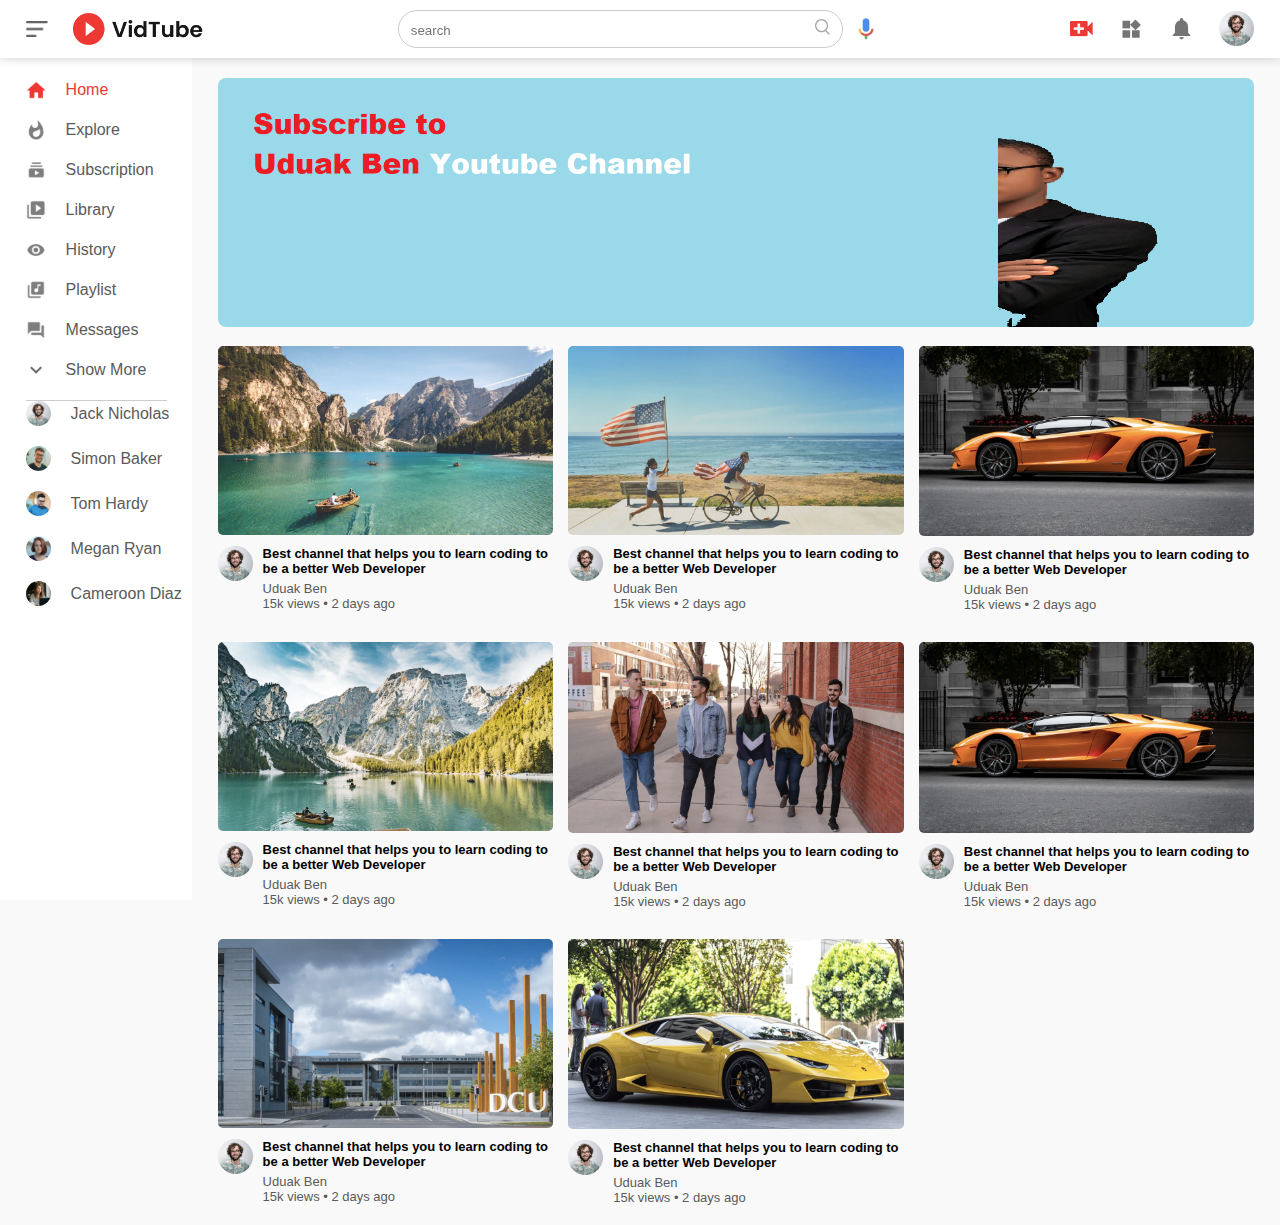
<file: index.html>
<!DOCTYPE html>
<html lang="en">
<head>
    <meta charset="UTF-8">
    <meta name="viewport" content="width=device-width, initial-scale=1.0">
    <link rel="stylesheet" href="style.css">
    <title>Youtube Clone</title>
</head>
<body>
    <nav class="flex-div">
        <div class="nav-left flex-div">
            <img src="images/menu.png" class="menu-icon">
            <img src="images/logo.png" class="logo">
        </div>
        <div class="nav-middle flex-div">
            <div class="search-box">
                <input type="text" placeholder="search">
                <img src="images/search.png">
            </div>
            <img src="images/voice-search.png" class="mic-icon">
        </div>
        <div class="nav-right flex-div">
            <img src="images/upload.png" alt="">
            <img src="images/more.png" alt="">
            <img src="images/notification.png" alt="">
            <img src="images/Jack.png" class="user-icon">
        </div>
    </nav>

    <!-- -----------------------------sidebar------------------------------ -->
<div class="sidebar">
    <div class="shortcut-links">
        <a href="#"><img src="images/home.png"><p>Home</p></a>
        <a href="#"><img src="images/explore.png" ><p>Explore</p></a>
        <a href="#"><img src="images/subscriprion.png" ><p>Subscription</p></a>
        <a href="#"><img src="images/library.png" ><p>Library</p></a>
        <a href="#"><img src="images/history.png" ><p>History</p></a>
        <a href="#"><img src="images/playlist.png" ><p>Playlist</p></a>
        <a href="#"><img src="images/messages.png" ><p>Messages</p></a>
        <a href="#"><img src="images/show-more.png" ><p>Show More</p></a>
        <hr>
    </div>

    <div class="subscribed-list">
    <a href="#"><img src="images/Jack.png"><p>Jack Nicholas</p></a>
    <a href="#"><img src="images/simon.png"><p>Simon Baker</p></a>
    <a href="#"><img src="images/tom.png"><p>Tom Hardy</p></a>
    <a href="#"><img src="images/megan.png"><p>Megan Ryan</p></a>
    <a href="#"><img src="images/cameron.png"><p>Cameroon Diaz</p></a>
    </div>
</div>

<!-- ----------------------------main-content------------------ -->

<div class="container">
    <div class="banner">
        <img src="images/newbg.png" alt="">
    </div>
    <div class="list-container">
        <div class="vid-list">
           <a href="playvideo.html"> <img src="images/thumbnail1.png" class="thumbnail"></a>
            <div class="flex-div">
                <img src="images/Jack.png" alt="">
                <div class="vid-info">
                    <a href="playvideo.html">Best channel that helps you to learn coding to be a better Web Developer</a>
                    <p>Uduak Ben</p>
                    <p>15k views &bull; 2 days ago</p>
                </div>
            </div>
        </div>

        <div class="vid-list">
            <a href="#"> <img src="images/thumbnail2.png" class="thumbnail"></a>
             <div class="flex-div">
                 <img src="images/Jack.png" alt="">
                 <div class="vid-info">
                     <a href="#">Best channel that helps you to learn coding to be a better Web Developer</a>
                     <p>Uduak Ben</p>
                     <p>15k views &bull; 2 days ago</p>
                 </div>
             </div>
         </div>
         <div class="vid-list">
            <a href="#"> <img src="images/thumbnail6.png" class="thumbnail"></a>
             <div class="flex-div">
                 <img src="images/Jack.png" alt="">
                 <div class="vid-info">
                     <a href="#">Best channel that helps you to learn coding to be a better Web Developer</a>
                     <p>Uduak Ben</p>
                     <p>15k views &bull; 2 days ago</p>
                 </div>
             </div>
         </div>

        

         <div class="vid-list">
            <a href="#"> <img src="images/thumbnail4.png" class="thumbnail"></a>
             <div class="flex-div">
                 <img src="images/Jack.png" alt="">
                 <div class="vid-info">
                     <a href="#">Best channel that helps you to learn coding to be a better Web Developer</a>
                     <p>Uduak Ben</p>
                     <p>15k views &bull; 2 days ago</p>
                 </div>
             </div>
         </div>

         <div class="vid-list">
            <a href="#"> <img src="images/thumbnail5.png" class="thumbnail"></a>
             <div class="flex-div">
                 <img src="images/Jack.png" alt="">
                 <div class="vid-info">
                     <a href="#">Best channel that helps you to learn coding to be a better Web Developer</a>
                     <p>Uduak Ben</p>
                     <p>15k views &bull; 2 days ago</p>
                 </div>
             </div>
         </div>

         <div class="vid-list">
            <a href="#"> <img src="images/thumbnail6.png" class="thumbnail"></a>
             <div class="flex-div">
                 <img src="images/Jack.png" alt="">
                 <div class="vid-info">
                     <a href="#">Best channel that helps you to learn coding to be a better Web Developer</a>
                     <p>Uduak Ben</p>
                     <p>15k views &bull; 2 days ago</p>
                 </div>
             </div>
         </div>

         <div class="vid-list">
            <a href="#"> <img src="images/thumbnail7.png" class="thumbnail"></a>
             <div class="flex-div">
                 <img src="images/Jack.png" alt="">
                 <div class="vid-info">
                     <a href="#">Best channel that helps you to learn coding to be a better Web Developer</a>
                     <p>Uduak Ben</p>
                     <p>15k views &bull; 2 days ago</p>
                 </div>
             </div>
         </div>

         <div class="vid-list">
            <a href="#"> <img src="images/thumbnail8.png" class="thumbnail"></a>
             <div class="flex-div">
                 <img src="images/Jack.png" alt="">
                 <div class="vid-info">
                     <a href="#">Best channel that helps you to learn coding to be a better Web Developer</a>
                     <p>Uduak Ben</p>
                     <p>15k views &bull; 2 days ago</p>
                 </div>
             </div>
         </div>

    
        
    </div>
</div>



<script src="script.js"></script>
</body>
</html>
</file>
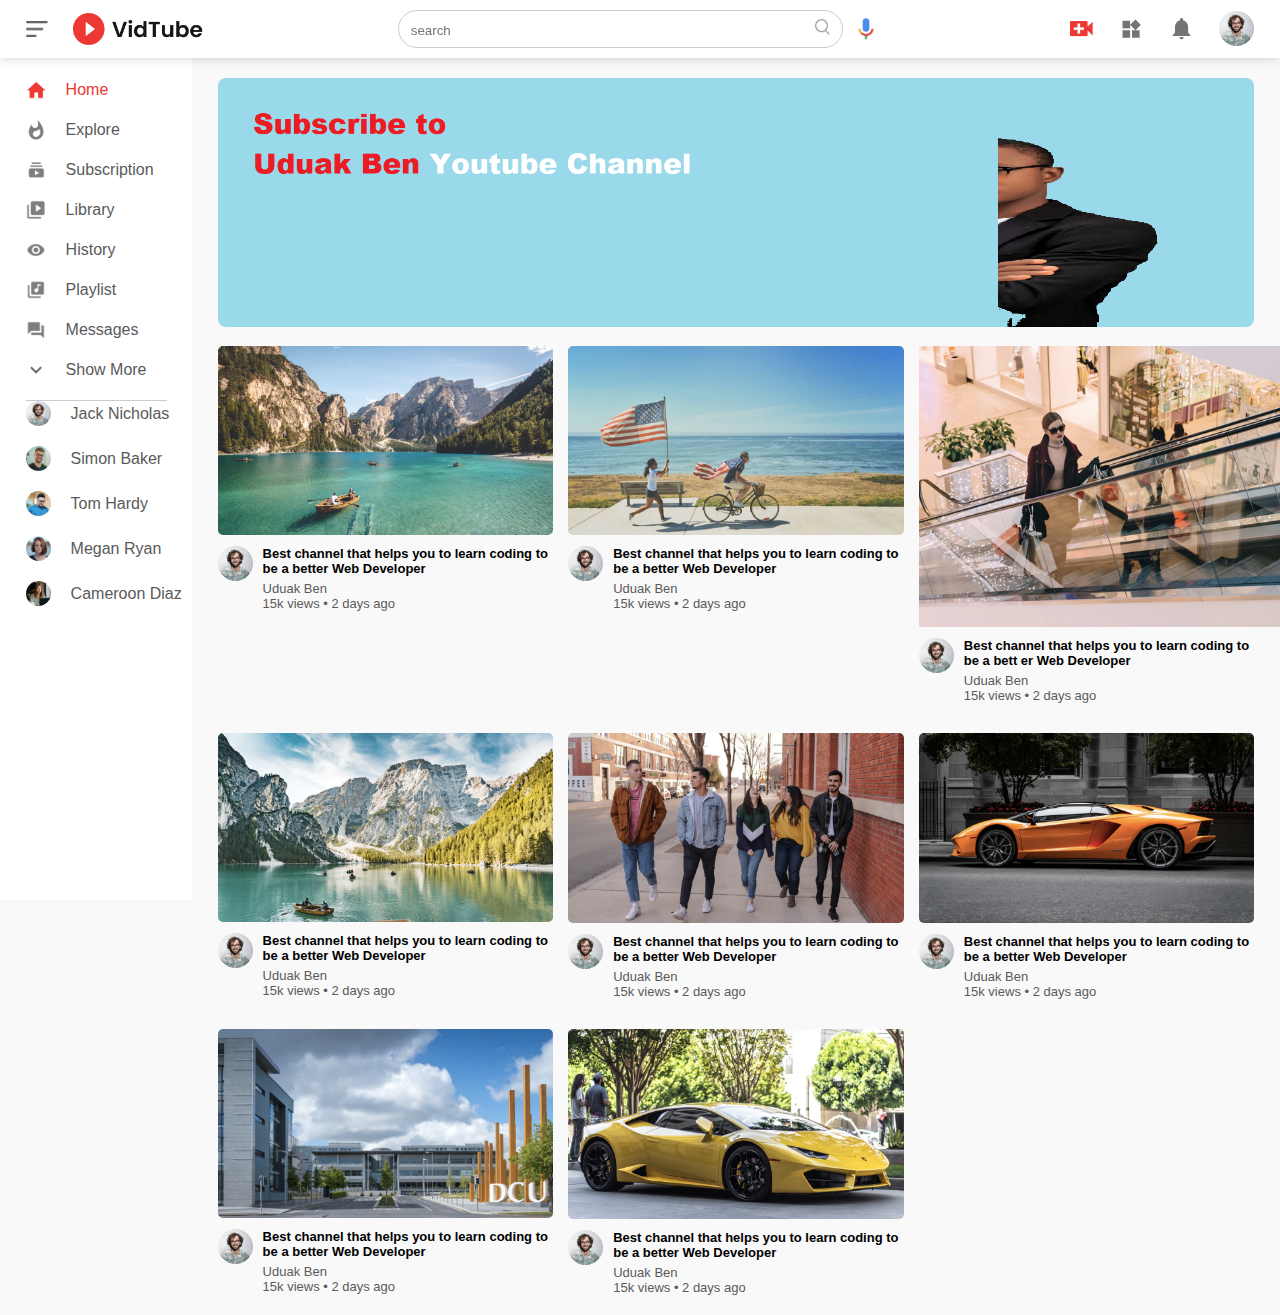
<file: youtubeclone/index.html>
<!DOCTYPE html>
<html lang="en">
<head>
    <meta charset="UTF-8">
    <meta name="viewport" content="width=device-width, initial-scale=1.0">
    <link rel="stylesheet" href="style.css">
    <title>Youtube Clone</title>
</head>
<body>
    <nav class="flex-div">
        <div class="nav-left flex-div">
            <img src="images/menu.png" class="menu-icon">
            <img src="images/logo.png" class="logo">
        </div>
        <div class="nav-middle flex-div">
            <div class="search-box">
                <input type="text" placeholder="search">
                <img src="images/search.png">
            </div>
            <img src="images/voice-search.png" class="mic-icon">
        </div>
        <div class="nav-right flex-div">
            <img src="images/upload.png" alt="">
            <img src="images/more.png" alt="">
            <img src="images/notification.png" alt="">
            <img src="images/Jack.png" class="user-icon">
        </div>
    </nav>

    <!-- -----------------------------sidebar------------------------------ -->
<div class="sidebar">
    <div class="shortcut-links">
        <a href="#"><img src="images/home.png"><p>Home</p></a>
        <a href="#"><img src="images/explore.png" ><p>Explore</p></a>
        <a href="#"><img src="images/subscriprion.png" ><p>Subscription</p></a>
        <a href="#"><img src="images/library.png" ><p>Library</p></a>
        <a href="#"><img src="images/history.png" ><p>History</p></a>
        <a href="#"><img src="images/playlist.png" ><p>Playlist</p></a>
        <a href="#"><img src="images/messages.png" ><p>Messages</p></a>
        <a href="#"><img src="images/show-more.png" ><p>Show More</p></a>
        <hr>
    </div>

    <div class="subscribed-list">
    <a href="#"><img src="images/Jack.png"><p>Jack Nicholas</p></a>
    <a href="#"><img src="images/simon.png"><p>Simon Baker</p></a>
    <a href="#"><img src="images/tom.png"><p>Tom Hardy</p></a>
    <a href="#"><img src="images/megan.png"><p>Megan Ryan</p></a>
    <a href="#"><img src="images/cameron.png"><p>Cameroon Diaz</p></a>
    </div>
</div>

<!-- ----------------------------main-content------------------ -->

<div class="container">
    <div class="banner">
        <img src="images/newbg.png" alt="">
    </div>
    <div class="list-container">
        <div class="vid-list">
           <a href="playvideo.html"> <img src="images/thumbnail1.png" class="thumbnail"></a>
            <div class="flex-div">
                <img src="images/Jack.png" alt="">
                <div class="vid-info">
                    <a href="playvideo.html">Best channel that helps you to learn coding to be a better Web Developer</a>
                    <p>Uduak Ben</p>
                    <p>15k views &bull; 2 days ago</p>
                </div>
            </div>
        </div>

        <div class="vid-list">
            <a href="#"> <img src="images/thumbnail2.png" class="thumbnail"></a>
             <div class="flex-div">
                 <img src="images/Jack.png" alt="">
                 <div class="vid-info">
                     <a href="#">Best channel that helps you to learn coding to be a better Web Developer</a>
                     <p>Uduak Ben</p>
                     <p>15k views &bull; 2 days ago</p>
                 </div>
             </div>
         </div>

         <div class="vid-list">
            <a href="#" class="thumbnail"> <img src="images/thumbnail3.png" ></a>
             <div class="flex-div">
                 <img src="images/Jack.png" alt="">
                 <div class="vid-info">
                     <a href="#">Best channel that helps you to learn coding to be a bett er Web Developer</a>
                     <p>Uduak Ben</p>
                     <p>15k views &bull; 2 days ago</p>
                 </div>
             </div>
         </div>

         <div class="vid-list">
            <a href="#"> <img src="images/thumbnail4.png" class="thumbnail"></a>
             <div class="flex-div">
                 <img src="images/Jack.png" alt="">
                 <div class="vid-info">
                     <a href="#">Best channel that helps you to learn coding to be a better Web Developer</a>
                     <p>Uduak Ben</p>
                     <p>15k views &bull; 2 days ago</p>
                 </div>
             </div>
         </div>

         <div class="vid-list">
            <a href="#"> <img src="images/thumbnail5.png" class="thumbnail"></a>
             <div class="flex-div">
                 <img src="images/Jack.png" alt="">
                 <div class="vid-info">
                     <a href="#">Best channel that helps you to learn coding to be a better Web Developer</a>
                     <p>Uduak Ben</p>
                     <p>15k views &bull; 2 days ago</p>
                 </div>
             </div>
         </div>

         <div class="vid-list">
            <a href="#"> <img src="images/thumbnail6.png" class="thumbnail"></a>
             <div class="flex-div">
                 <img src="images/Jack.png" alt="">
                 <div class="vid-info">
                     <a href="#">Best channel that helps you to learn coding to be a better Web Developer</a>
                     <p>Uduak Ben</p>
                     <p>15k views &bull; 2 days ago</p>
                 </div>
             </div>
         </div>

         <div class="vid-list">
            <a href="#"> <img src="images/thumbnail7.png" class="thumbnail"></a>
             <div class="flex-div">
                 <img src="images/Jack.png" alt="">
                 <div class="vid-info">
                     <a href="#">Best channel that helps you to learn coding to be a better Web Developer</a>
                     <p>Uduak Ben</p>
                     <p>15k views &bull; 2 days ago</p>
                 </div>
             </div>
         </div>

         <div class="vid-list">
            <a href="#"> <img src="images/thumbnail8.png" class="thumbnail"></a>
             <div class="flex-div">
                 <img src="images/Jack.png" alt="">
                 <div class="vid-info">
                     <a href="#">Best channel that helps you to learn coding to be a better Web Developer</a>
                     <p>Uduak Ben</p>
                     <p>15k views &bull; 2 days ago</p>
                 </div>
             </div>
         </div>

    
        
    </div>
</div>



<script src="script.js"></script>
</body>
</html>
</file>
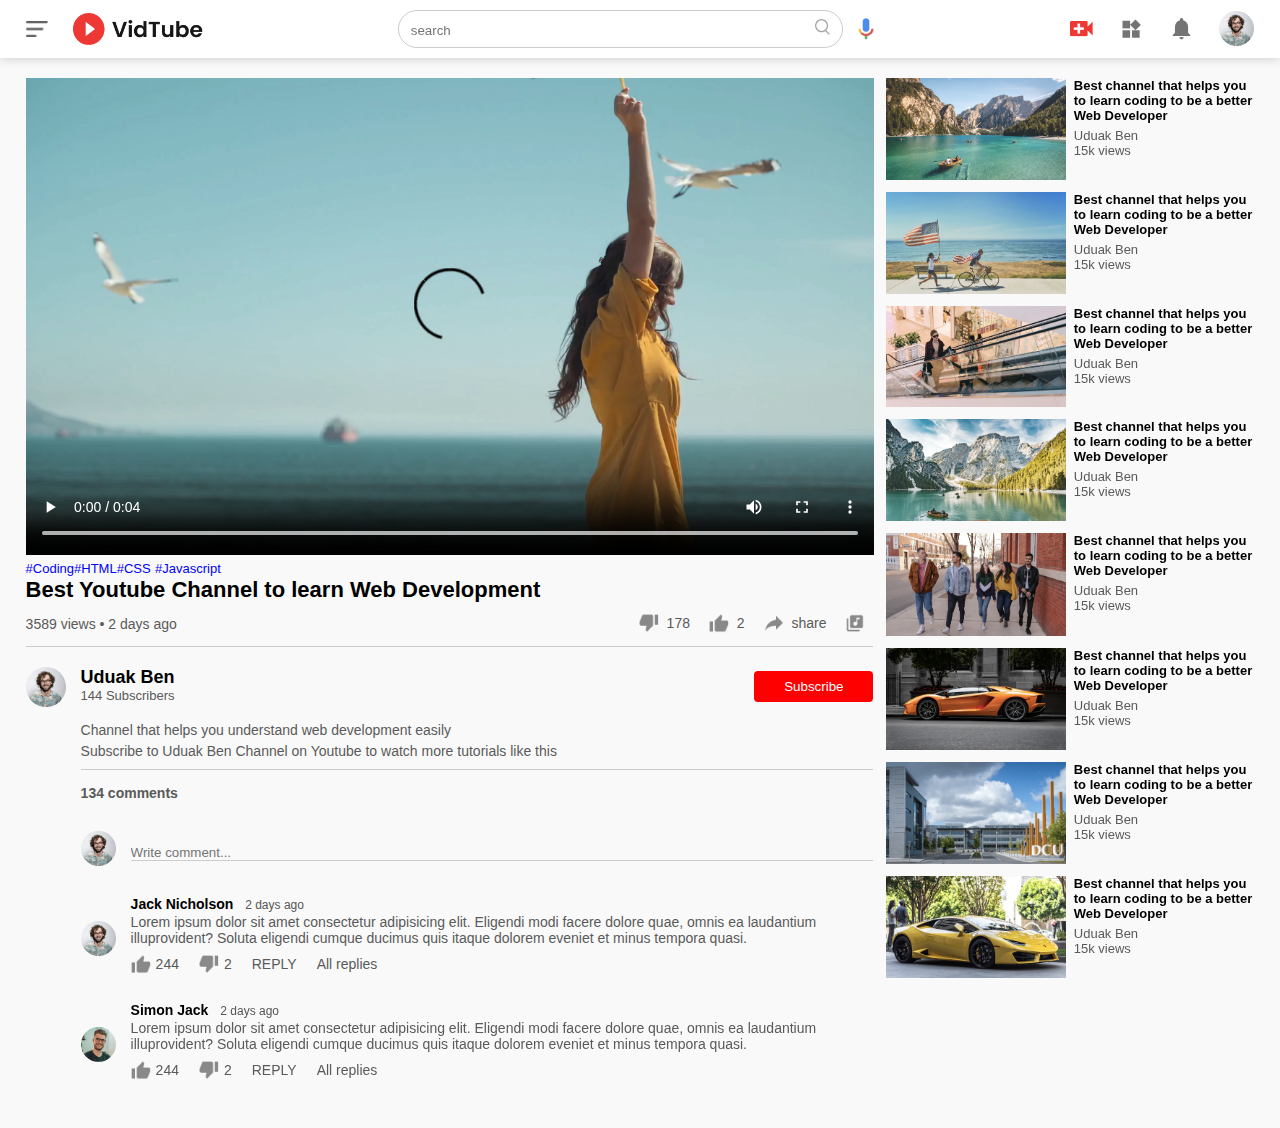
<file: playvideo.html>
<!DOCTYPE html>
<html lang="en">
<head>
    <meta charset="UTF-8">
    <meta name="viewport" content="width=device-width, initial-scale=1.0">
    <link rel="stylesheet" href="style.css">
    <title>PlayVideo</title>
</head>
<body>
    <nav class="flex-div">
        <div class="nav-left flex-div">
            <img src="images/menu.png" class="menu-icon">
            <img src="images/logo.png" class="logo">
        </div>
        <div class="nav-middle flex-div">
            <div class="search-box">
                <input type="text" placeholder="search">
                <img src="images/search.png">
            </div>
            <img src="images/voice-search.png" class="mic-icon">
        </div>
        <div class="nav-right flex-div">
            <img src="images/upload.png" alt="">
            <img src="images/more.png" alt="">
            <img src="images/notification.png" alt="">
            <img src="images/Jack.png" class="user-icon">
        </div>
    </nav>

<div class="container play-container">
    <div class="row">
        <div class="play-video">
            <video controls autoplay>
                <source src="images/video.mp4" type="video/mp4">
            </video>

            <div class="tags">
                <a href="#">#Coding</a><a href="#">#HTML</a><a href="#">#CSS</a>
                <a href="#">#Javascript</a>
            </div>
            <h3>Best Youtube Channel to learn Web Development</h3>
            <div class="play-video-info">
                <p>3589 views &bull; 2 days ago</p>
                <div>
                    <a href=""><img src="images/dislike.png" alt="">178</a>
                    <a href=""><img src="images/like.png" alt="">2</a>
                    <a href=""><img src="images/share.png" alt="">share</a>
                    <a href=""><img src="images/save.png" alt=""></a>
                </div>
            </div>
            <hr>
            <div class="publisher">
                <img src="images/Jack.png" alt="">
                <div>
                    <p>Uduak Ben</p>
                    <span>144 Subscribers</span>
                </div>
                <button type="button">Subscribe</button>
            </div>
            <div class="vid-description">
                <p>Channel that helps you understand web development easily</p>
                <p>Subscribe to Uduak Ben Channel on Youtube to watch more tutorials like this</p>
                <hr>
                <h4>134 comments</h4>

                <div class="add-comment">
                    <img src="images/Jack.png" alt="">
                    <input type="text" placeholder="Write comment...">
                </div>
                <div class="old-comment">
                    <img src="images/Jack.png" alt="">
                    <div>
                        <h3>Jack Nicholson <span>2 days ago</span></h3>
                        <p>Lorem ipsum dolor sit amet consectetur adipisicing elit. Eligendi modi facere dolore quae, omnis ea 
                            laudantium illuprovident? Soluta eligendi cumque ducimus quis itaque dolorem eveniet et 
                            minus tempora quasi.</p>
                            <div class="comment-action">
                                <img src="images/like.png" alt="">
                                <span>244</span>
                                <img src="images/dislike.png" alt="">
                                <span>2</span>
                                <span>REPLY</span>
                                <a href="#">All replies</a>
                            </div>
                    </div>
                </div>
                <div class="old-comment">
                    <img src="images/simon.png" alt="">
                    <div>
                        <h3>Simon Jack <span>2 days ago</span></h3>
                        <p>Lorem ipsum dolor sit amet consectetur adipisicing elit. Eligendi modi facere dolore quae, omnis ea 
                            laudantium illuprovident? Soluta eligendi cumque ducimus quis itaque dolorem eveniet et 
                            minus tempora quasi.</p>
                            <div class="comment-action">
                                <img src="images/like.png" alt="">
                                <span>244</span>
                                <img src="images/dislike.png" alt="">
                                <span>2</span>
                                <span>REPLY</span>
                                <a href="#">All replies</a>
                            </div>
                    </div>
                </div>
            </div>
            










        </div>

        <div class="right-sidebar">
            
            <div class="side-video-list">
                <a href="#" class="small-thumbnail"><img src="images/thumbnail1.png" ></a>
                <div class="vid-info">
                    <a href="#">Best channel that helps you to learn coding to be a better Web Developer</a>
                    <p>Uduak Ben</p>
                    <p>15k views</p>
                </div>
            </div>

            <div class="side-video-list">
                <a href="#" class="small-thumbnail"><img src="images/thumbnail2.png" ></a>
                <div class="vid-info">
                    <a href="#">Best channel that helps you to learn coding to be a better Web Developer</a>
                    <p>Uduak Ben</p>
                    <p>15k views</p>
                </div>
            </div>

            <div class="side-video-list">
                <a href="#" class="small-thumbnail"><img src="images/thumbnail3.png" ></a>
                <div class="vid-info">
                    <a href="#">Best channel that helps you to learn coding to be a better Web Developer</a>
                    <p>Uduak Ben</p>
                    <p>15k views</p>
                </div>
            </div>

            <div class="side-video-list">
                <a href="#" class="small-thumbnail"><img src="images/thumbnail4.png" ></a>
                <div class="vid-info">
                    <a href="#">Best channel that helps you to learn coding to be a better Web Developer</a>
                    <p>Uduak Ben</p>
                    <p>15k views</p>
                </div>
            </div>

            <div class="side-video-list">
                <a href="#" class="small-thumbnail"><img src="images/thumbnail5.png" ></a>
                <div class="vid-info">
                    <a href="#">Best channel that helps you to learn coding to be a better Web Developer</a>
                    <p>Uduak Ben</p>
                    <p>15k views</p>
                </div>
            </div>

            <div class="side-video-list">
                <a href="#" class="small-thumbnail"><img src="images/thumbnail6.png" ></a>
                <div class="vid-info">
                    <a href="#">Best channel that helps you to learn coding to be a better Web Developer</a>
                    <p>Uduak Ben</p>
                    <p>15k views</p>
                </div>
            </div>

            <div class="side-video-list">
                <a href="#" class="small-thumbnail"><img src="images/thumbnail7.png" ></a>
                <div class="vid-info">
                    <a href="#">Best channel that helps you to learn coding to be a better Web Developer</a>
                    <p>Uduak Ben</p>
                    <p>15k views</p>
                </div>
            </div>

            <div class="side-video-list"> 
                <a href="#" class="small-thumbnail"><img src="images/thumbnail8.png" ></a>
                <div class="vid-info">
                    <a href="#">Best channel that helps you to learn coding to be a better Web Developer</a>
                    <p>Uduak Ben</p>
                    <p>15k views</p>
                </div>
            </div> 
        
            

    </div>   
    
</div>





















    
</body>
</html>
</file>
<file: style.css>
*{
    margin: 0;
    padding: 0;
    font-family: 'poppins', sans-serif;
    box-sizing: border-box;
}

a{
    text-decoration: none;
    color: #5a5a5a;
}
img{
    cursor: pointer;
}
.flex-div{
    display: flex;
    align-items: center;
}
nav{
    padding: 10px 2%;
    justify-content: space-between;
    box-shadow: 0 0 10px rgba(0, 0, 0, 0.2);
    background: #fff;
    position: sticky;
    top: 0;
    z-index: 10;
}
.nav-right img{
    width: 25px;
    margin-right: 25px;
}
.nav-right .user-icon{
    width: 35px;
    border-radius: 50%;
    margin-right: 0 ;
}
.nav-left .menu-icon{
    width: 22px;
    margin-right: 25px;
}
.nav-left .logo{
    width: 130px;
}
.nav-middle .mic-icon{
    width: 16px;
}
.nav-middle .search-box{
    border: 1px solid #ccc;
    margin-right: 15px;
    padding: 8px 12px;
    border-radius: 25px;
}
.nav-middle  .search-box input{
    width: 400px;
    border: 0;
    outline: 0;
    background: transparent;
}
.nav-middle .search-box img{
    width: 15px;
}

/* --------------------------sidebar------------------------------- */
.sidebar{
    background: #fff;
    width: 15%;
    height: 100vh;
    position: fixed;
    top: 0%;
    padding-left: 2%;
    padding-top: 80px;
}
.shortcut-links a img{
    width: 20px;
    margin-right: 20px;
}
.shortcut-links a{
    display: flex;
    align-items: center;
    margin-bottom: 20px;
    width: fit-content;
    flex-wrap: wrap;
}
.shortcut-links a:first-child{
    color: #ed3833;
}
.sidebar hr{
    border: 0;
    height: 1px;
    background: #ccc;
    width: 85%;
}
.subscribed-list h3{
    font-size: 13px;
    margin: 20px 0;
    color: #5a5a5a;
}
.subscribed-list a{
    display: flex;
    align-items: center;
    margin-bottom: 20px;
    width: fit-content;
    flex-wrap: wrap;
}
.subscribed-list a img{
    width: 25px;
    border-radius: 50%;
    margin-right: 20px;
}
.small-sidebar{
    width:5%;
}
.small-sidebar a p{
    display: none;
}
.small-sidebar h3{
    display: none;
}
.small-sidebar hr{
    width: 50%;
    margin-bottom: 25px;
}

/* -------------------------------main-content-------------------------- */

.container{
    background:  #f9f9f9;
    padding-left: 17%;
    padding-right: 2%;
    padding-top: 20px;
    padding-bottom: 20px;
}
.large-container{
    padding-left: 7%;
}
.banner{
    width: 100%;
}
.banner img{
    width: 100%;
    border-radius: 8px;
}
.list-container{
    display: grid;
    grid-template-columns: repeat(auto-fit, minmax(250px, 1fr));
    grid-column-gap: 15px;
    grid-row-gap: 30px;
    margin-top: 15px;
}
.vid-list .thumbnail{
    width: 100%;
    border-radius: 5px;
}
.vid-list .flex-div{
    align-items: flex-start;
    margin-top: 7px;
}
.vid-list .flex-div img{
    width: 35px;
    margin-right: 10px;
    border-radius: 50%;
}
.vid-info{
    color: #5a5a5a;
    font-size: 13px;
}
.vid-info a{
    color: #000;
    font-weight: 600;
    display: block;
    margin-bottom: 5px;
}

@media (max-width: 900px){
    .menu-icon{
        display: none;
    }
    .sidebar{
        display: none;
    }
    .container, .large-container{
        padding-left: 5%;
        padding-right: 5%;
    }
    .nav-right img{
        display: none;
    }
    .nav-right .user-icon{
        display: block;
        width: 30px;
    }
    .nav-middle .search-box input{
        width: 100px;
    }
    .nav-middle .mic-icon{
        display: none;
    }
    .logo{
        width: 90px;
    }
}

/* ----------------play video page--------------------------------------------- */

.play-container{
    padding-left: 2%;
}
.row{
    display: flex;
    justify-content: space-between;
    flex-wrap: wrap;
}
.play-video{
    flex-basis: 69%;
}
.right-sidebar{
    flex-basis: 30%;
}
.play-video video{
    width: 100%
}

.side-video-list{
    display: flex;
    justify-content: space-between;
    margin-bottom: 8px;
}
.side-video-list img{
    width: 100%;
}
.side-video-list .small-thumbnail{
    flex-basis: 49%;
}
.side-video-list .vid-info{
    flex-basis: 49%;
}
.play-video .tags a{
    color: #0000ff;
    font-size: 13px;
}
.play-video h3{
    font-weight: 600;
    font-size: 22px;
}
.play-video .play-video-info{
    display: flex;
    align-items: center;
    justify-content: space-between;
    flex-wrap: wrap;
    margin-top: 10px;
    font-size: 14px;
    color: #5a5a5a;
}
.play-video .play-video-info a img{
    width: 20px;
    margin-right: 8px;
}
.play-video .play-video-info a{
    display: inline-flex;
    align-items: center;
    margin-left: 15px;
}
.play-video hr{
    border: 0;
    height: 1px;
    background: #ccc;
    margin: 10px 0;
}
.publisher{
    display: flex;
    align-items: center;
    margin-top: 20px;
}
.publisher div{
    flex: 1;
    line-height: 18px;
}
.publisher img{
    width: 40px;
    border-radius: 50%;
    margin-right: 15px;
}
.publisher div p{
    color: #000;
    font-weight: 600;
    font-size: 18px;
}
.publisher div span{
    font-size: 13px;
    color: #5a5a5a;
}
.publisher button{
    background: red;
    color: #fff;
    border-radius: 4px;
    cursor: pointer;
    padding: 8px 30px;
    outline: none;
    border: none;
}
.vid-description{
    padding-left: 55px;
    margin: 15px 0;

}
.vid-description p{
    font-size: 14px;
    margin-bottom:5px;
    color: #5a5a5a;
}

.vid-description h4{
    font-size: 14px;
    color: #5a5a5a;
    margin-top: 15px;
}
.add-comment{
    display: flex;
    align-items: center;
    margin: 30px 0;
}
.add-comment img{
    width: 35px;
    border-radius: 50%;
    margin-right: 15px;
}
.add-comment input{
    outline: none;
    border: none;
    border-bottom: 1px solid #ccc;
    width: 100%;
    padding-top: 10px;
    background: transparent;
}
.old-comment{
    display: flex;
    align-items: center;
    margin: 20px 0;
}
.old-comment img{
    width: 35px;
    border-radius: 50%;
    margin-right: 15px;
}
.old-comment h3{
    font-size: 14px;
    margin-bottom: 2px;
}
.old-comment h3 span{
    font-size: 12px;
    color: #555;
    font-weight: 500;
    margin-left: 8px;
}
.old-comment .comment-action{
    display: flex;
    align-items: center;
    margin: 8px 0;
    font-size: 14px;
}
.old-comment .comment-action img{
    border-radius: 0;
    width: 20px;
    margin-right: 5px;
}
.old-comment .comment-action span{
    margin-right: 20px;
    color: #5a5a5a;
}
.add-comment .comment-action a{
    color: #0000ff;
}

/* ---------------for mobile screen------------------- */
@media (max-width: 900px){
    .play-video{
        flex-basis: 100%;
    }
    .right-sidebar{
        flex-basis: 100%;
    }
    .play-container{
        padding-left: 5%;
    }
    .vid-description{
        padding-left: 0;
    }
    .play-video .play-video-info a{
        margin-left: 0;
        margin-right: 15px;
        margin-top: 15px;
    }
}
</file>
<file: youtubeclone/style.css>
*{
    margin: 0;
    padding: 0;
    font-family: 'poppins', sans-serif;
    box-sizing: border-box;
}

a{
    text-decoration: none;
    color: #5a5a5a;
}
img{
    cursor: pointer;
}
.flex-div{
    display: flex;
    align-items: center;
}
nav{
    padding: 10px 2%;
    justify-content: space-between;
    box-shadow: 0 0 10px rgba(0, 0, 0, 0.2);
    background: #fff;
    position: sticky;
    top: 0;
    z-index: 10;
}
.nav-right img{
    width: 25px;
    margin-right: 25px;
}
.nav-right .user-icon{
    width: 35px;
    border-radius: 50%;
    margin-right: 0 ;
}
.nav-left .menu-icon{
    width: 22px;
    margin-right: 25px;
}
.nav-left .logo{
    width: 130px;
}
.nav-middle .mic-icon{
    width: 16px;
}
.nav-middle .search-box{
    border: 1px solid #ccc;
    margin-right: 15px;
    padding: 8px 12px;
    border-radius: 25px;
}
.nav-middle  .search-box input{
    width: 400px;
    border: 0;
    outline: 0;
    background: transparent;
}
.nav-middle .search-box img{
    width: 15px;
}

/* --------------------------sidebar------------------------------- */
.sidebar{
    background: #fff;
    width: 15%;
    height: 100vh;
    position: fixed;
    top: 0%;
    padding-left: 2%;
    padding-top: 80px;
}
.shortcut-links a img{
    width: 20px;
    margin-right: 20px;
}
.shortcut-links a{
    display: flex;
    align-items: center;
    margin-bottom: 20px;
    width: fit-content;
    flex-wrap: wrap;
}
.shortcut-links a:first-child{
    color: #ed3833;
}
.sidebar hr{
    border: 0;
    height: 1px;
    background: #ccc;
    width: 85%;
}
.subscribed-list h3{
    font-size: 13px;
    margin: 20px 0;
    color: #5a5a5a;
}
.subscribed-list a{
    display: flex;
    align-items: center;
    margin-bottom: 20px;
    width: fit-content;
    flex-wrap: wrap;
}
.subscribed-list a img{
    width: 25px;
    border-radius: 50%;
    margin-right: 20px;
}
.small-sidebar{
    width:5%;
}
.small-sidebar a p{
    display: none;
}
.small-sidebar h3{
    display: none;
}
.small-sidebar hr{
    width: 50%;
    margin-bottom: 25px;
}

/* -------------------------------main-content-------------------------- */

.container{
    background:  #f9f9f9;
    padding-left: 17%;
    padding-right: 2%;
    padding-top: 20px;
    padding-bottom: 20px;
}
.large-container{
    padding-left: 7%;
}
.banner{
    width: 100%;
}
.banner img{
    width: 100%;
    border-radius: 8px;
}
.list-container{
    display: grid;
    grid-template-columns: repeat(auto-fit, minmax(250px, 1fr));
    grid-column-gap: 15px;
    grid-row-gap: 30px;
    margin-top: 15px;
}
.vid-list .thumbnail{
    width: 100%;
    border-radius: 5px;
}
.vid-list .flex-div{
    align-items: flex-start;
    margin-top: 7px;
}
.vid-list .flex-div img{
    width: 35px;
    margin-right: 10px;
    border-radius: 50%;
}
.vid-info{
    color: #5a5a5a;
    font-size: 13px;
}
.vid-info a{
    color: #000;
    font-weight: 600;
    display: block;
    margin-bottom: 5px;
}

@media (max-width: 900px){
    .menu-icon{
        display: none;
    }
    .sidebar{
        display: none;
    }
    .container, .large-container{
        padding-left: 5%;
        padding-right: 5%;
    }
    .nav-right img{
        display: none;
    }
    .nav-right .user-icon{
        display: block;
        width: 30px;
    }
    .nav-middle .search-box input{
        width: 100px;
    }
    .nav-middle .mic-icon{
        display: none;
    }
    .logo{
        width: 90px;
    }
}

/* ----------------play video page--------------------------------------------- */

.play-container{
    padding-left: 2%;
}
.row{
    display: flex;
    justify-content: space-between;
    flex-wrap: wrap;
}
.play-video{
    flex-basis: 69%;
}
.right-sidebar{
    flex-basis: 30%;
}
.play-video video{
    width: 100%
}

.side-video-list{
    display: flex;
    justify-content: space-between;
    margin-bottom: 8px;
}
.side-video-list img{
    width: 100%;
}
.side-video-list .small-thumbnail{
    flex-basis: 49%;
}
.side-video-list .vid-info{
    flex-basis: 49%;
}
.play-video .tags a{
    color: #0000ff;
    font-size: 13px;
}
.play-video h3{
    font-weight: 600;
    font-size: 22px;
}
.play-video .play-video-info{
    display: flex;
    align-items: center;
    justify-content: space-between;
    flex-wrap: wrap;
    margin-top: 10px;
    font-size: 14px;
    color: #5a5a5a;
}
.play-video .play-video-info a img{
    width: 20px;
    margin-right: 8px;
}
.play-video .play-video-info a{
    display: inline-flex;
    align-items: center;
    margin-left: 15px;
}
.play-video hr{
    border: 0;
    height: 1px;
    background: #ccc;
    margin: 10px 0;
}
.publisher{
    display: flex;
    align-items: center;
    margin-top: 20px;
}
.publisher div{
    flex: 1;
    line-height: 18px;
}
.publisher img{
    width: 40px;
    border-radius: 50%;
    margin-right: 15px;
}
.publisher div p{
    color: #000;
    font-weight: 600;
    font-size: 18px;
}
.publisher div span{
    font-size: 13px;
    color: #5a5a5a;
}
.publisher button{
    background: red;
    color: #fff;
    border-radius: 4px;
    cursor: pointer;
    padding: 8px 30px;
    outline: none;
    border: none;
}
.vid-description{
    padding-left: 55px;
    margin: 15px 0;

}
.vid-description p{
    font-size: 14px;
    margin-bottom:5px;
    color: #5a5a5a;
}

.vid-description h4{
    font-size: 14px;
    color: #5a5a5a;
    margin-top: 15px;
}
.add-comment{
    display: flex;
    align-items: center;
    margin: 30px 0;
}
.add-comment img{
    width: 35px;
    border-radius: 50%;
    margin-right: 15px;
}
.add-comment input{
    outline: none;
    border: none;
    border-bottom: 1px solid #ccc;
    width: 100%;
    padding-top: 10px;
    background: transparent;
}
.old-comment{
    display: flex;
    align-items: center;
    margin: 20px 0;
}
.old-comment img{
    width: 35px;
    border-radius: 50%;
    margin-right: 15px;
}
.old-comment h3{
    font-size: 14px;
    margin-bottom: 2px;
}
.old-comment h3 span{
    font-size: 12px;
    color: #555;
    font-weight: 500;
    margin-left: 8px;
}
.old-comment .comment-action{
    display: flex;
    align-items: center;
    margin: 8px 0;
    font-size: 14px;
}
.old-comment .comment-action img{
    border-radius: 0;
    width: 20px;
    margin-right: 5px;
}
.old-comment .comment-action span{
    margin-right: 20px;
    color: #5a5a5a;
}
.add-comment .comment-action a{
    color: #0000ff;
}

/* ---------------for mobile screen------------------- */
@media (max-width: 900px){
    .play-video{
        flex-basis: 100%;
    }
    .right-sidebar{
        flex-basis: 100%;
    }
    .play-container{
        padding-left: 5%;
    }
    .vid-description{
        padding-left: 0;
    }
    .play-video .play-video-info a{
        margin-left: 0;
        margin-right: 15px;
        margin-top: 15px;
    }
}
</file>
